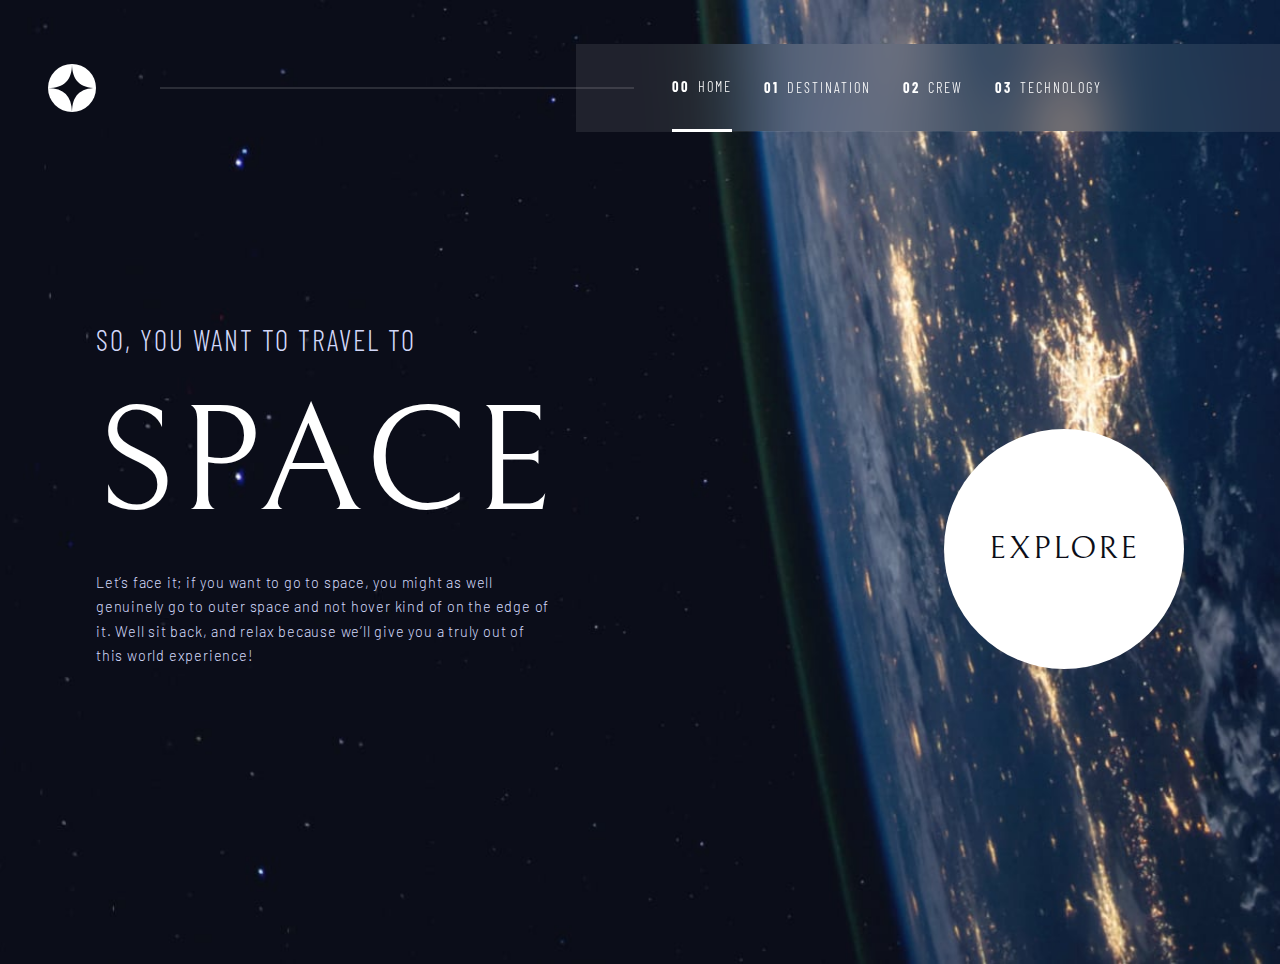
<file: index.html>
<!DOCTYPE html>
<html lang="en">
<head>
  <meta charset="UTF-8">
  <meta name="viewport" content="width=device-width, initial-scale=1.0">

  <link rel="icon" type="image/png" sizes="32x32" href="./assets/favicon-32x32.png">
  <link rel="stylesheet" href="./css/style.css">
  <script defer src="./js/nav.js"></script>
  
  <title>Frontend Mentor | Space tourism website</title>
</head>

<body class="bg-home">

  <header>
    <div class="flex--row">
      <img class="logo" src="./assets/shared/logo.svg" alt="logo" >
      <div class="line"></div>
      <button class="nav-toggle"></button>
      <nav class="nav main-navbar">
        <ul class="nav__list">
          <li class="nav__item current-page"><a href="index.html"><span class="nav__item--number">00</span>Home</a></li>
          <li class="nav__item"><a href="./html/destination.html"><span class="nav__item--number">01</span>Destination</a></li>
          <li class="nav__item"><a href="./html/crew.html"><span class="nav__item--number">02</span>Crew</a></li>
          <li class="nav__item"><a href="./html/transport.html"><span class="nav__item--number">03</span>Technology</a></li>
        </ul>
      </nav>
    </div>
  </header>

  <main>

    <div class="container grid--home">

      <div class="home__wrapper-info">
        <h1 class="home__title">So, you want to travel to<br>
          <span class="home__title--big">Space</span></h1>
        <p class="text-info home__info">
          Let’s face it; if you want to go to space, you might as well genuinely go to 
          outer space and not hover kind of on the edge of it. Well sit back, and relax 
          because we’ll give you a truly out of this world experience!
        </p>
      </div>

      <div class="home__wrapper-btn">
        <button class="home__btn">Explore</button>
      </div>

    </div>

  </main>

</body>
</html>
</file>
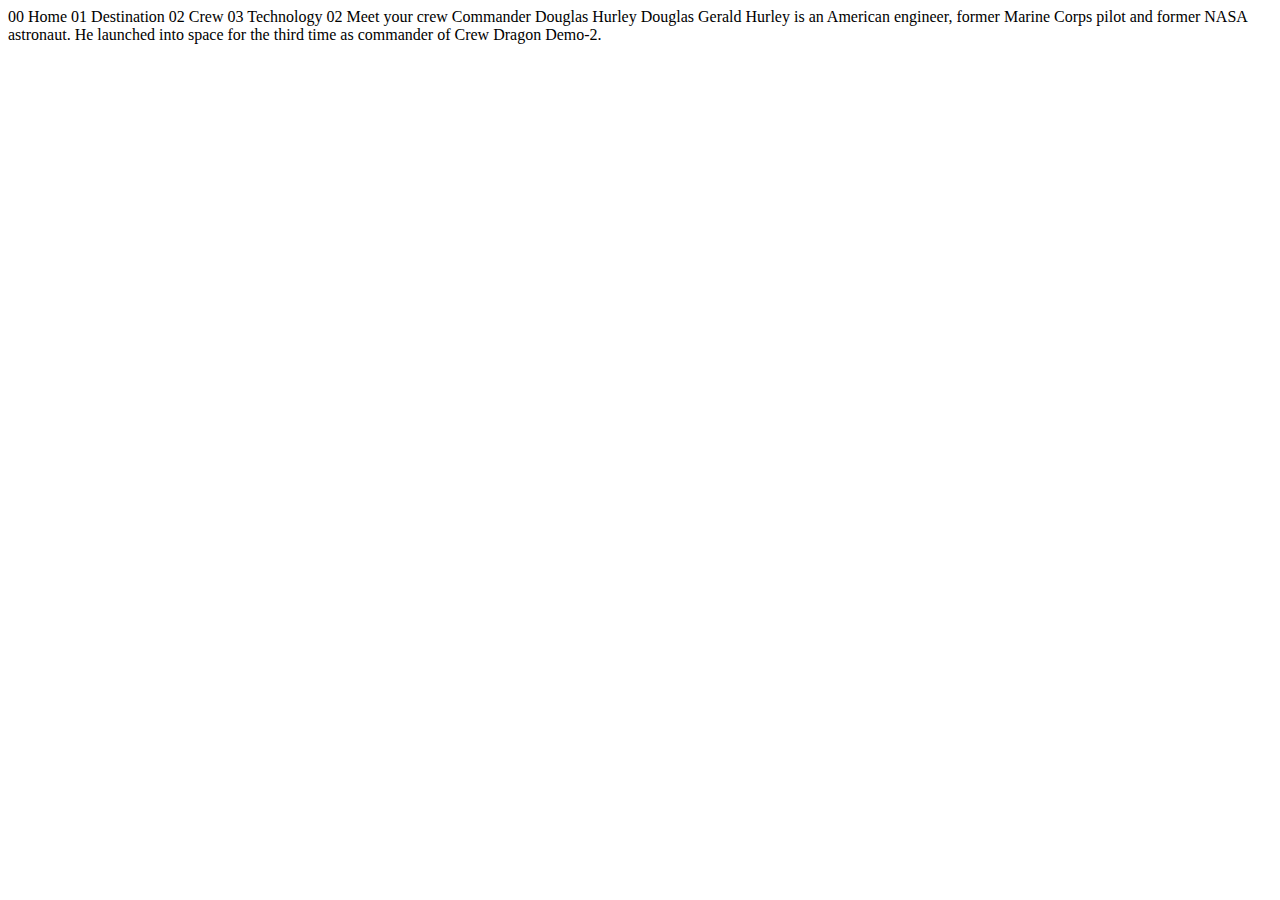
<file: html/crew-commander.html>
<!DOCTYPE html>
<html lang="en">
<head>
  <meta charset="UTF-8">
  <meta name="viewport" content="width=device-width, initial-scale=1.0">

  <link rel="icon" type="image/png" sizes="32x32" href="./assets/favicon-32x32.png">
  
  <title>Frontend Mentor | Space tourism website</title>
</head>
<body>

  00 Home
  01 Destination
  02 Crew
  03 Technology

  02 Meet your crew

  Commander
  Douglas Hurley

  Douglas Gerald Hurley is an American engineer, former Marine Corps pilot 
  and former NASA astronaut. He launched into space for the third time as 
  commander of Crew Dragon Demo-2.
</body>
</html>
</file>
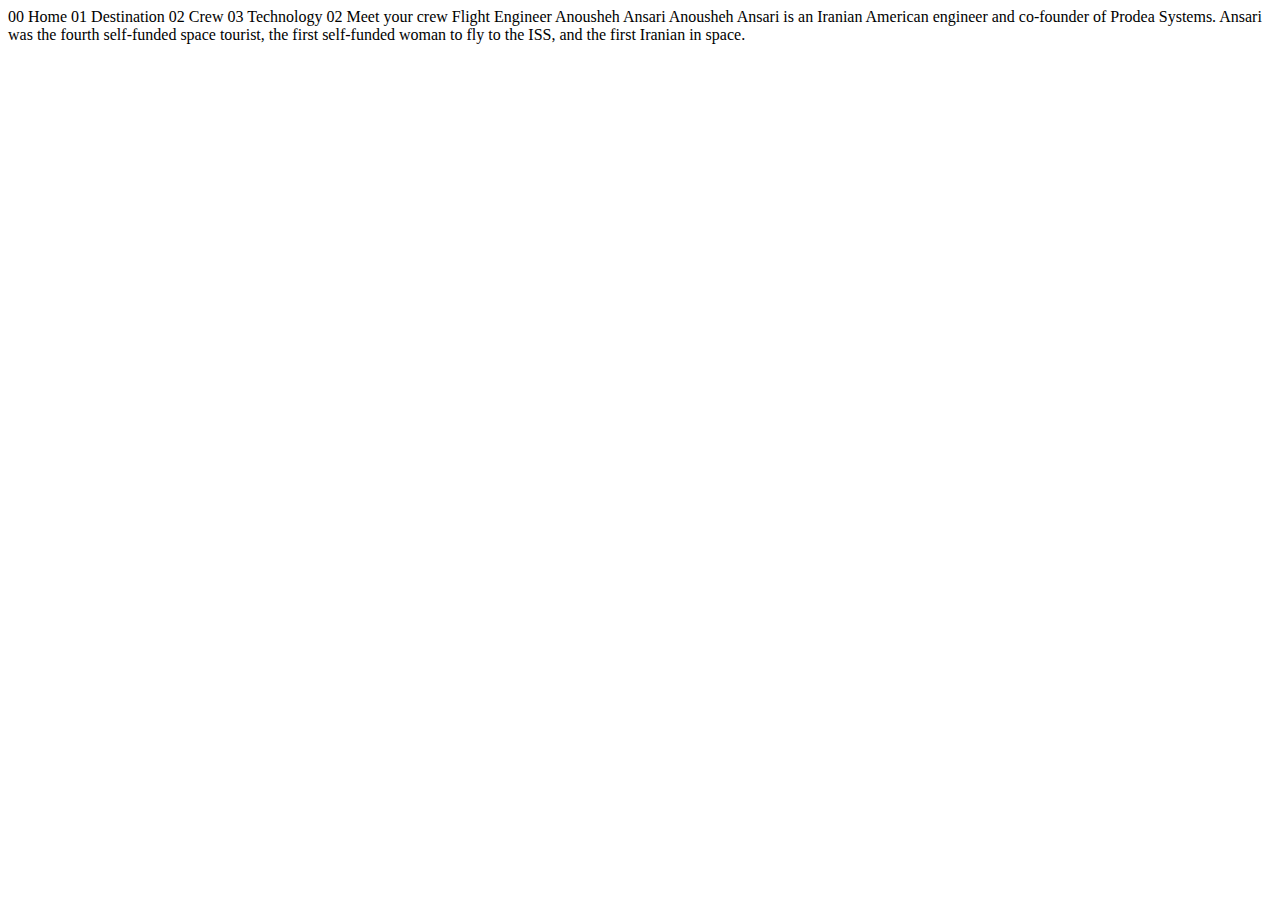
<file: html/crew-engineer.html>
<!DOCTYPE html>
<html lang="en">
<head>
  <meta charset="UTF-8">
  <meta name="viewport" content="width=device-width, initial-scale=1.0">

  <link rel="icon" type="image/png" sizes="32x32" href="./assets/favicon-32x32.png">
  
  <title>Frontend Mentor | Space tourism website</title>
</head>
<body>

  00 Home
  01 Destination
  02 Crew
  03 Technology

  02 Meet your crew

  Flight Engineer
  Anousheh Ansari

  Anousheh Ansari is an Iranian American engineer and co-founder of Prodea Systems. 
  Ansari was the fourth self-funded space tourist, the first self-funded woman to 
  fly to the ISS, and the first Iranian in space. 
</body>
</html>
</file>
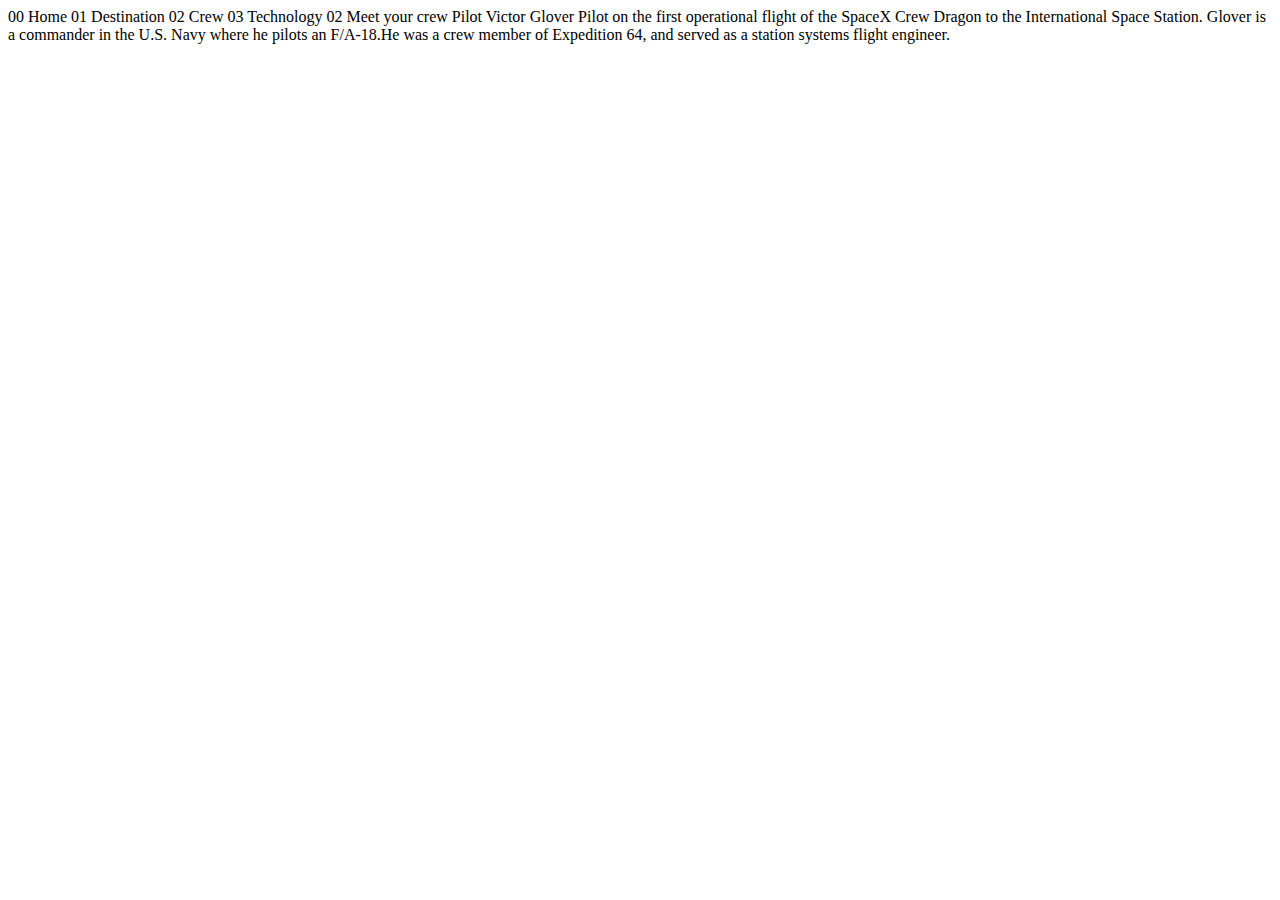
<file: html/crew-pilot.html>
<!DOCTYPE html>
<html lang="en">
<head>
  <meta charset="UTF-8">
  <meta name="viewport" content="width=device-width, initial-scale=1.0">

  <link rel="icon" type="image/png" sizes="32x32" href="./assets/favicon-32x32.png">
  
  <title>Frontend Mentor | Space tourism website</title>
</head>
<body>

  00 Home
  01 Destination
  02 Crew
  03 Technology

  02 Meet your crew

  Pilot
  Victor Glover

  Pilot on the first operational flight of the SpaceX Crew Dragon to the 
  International Space Station. Glover is a commander in the U.S. Navy where 
  he pilots an F/A-18.He was a crew member of Expedition 64, and served as a 
  station systems flight engineer. 
</body>
</html>
</file>
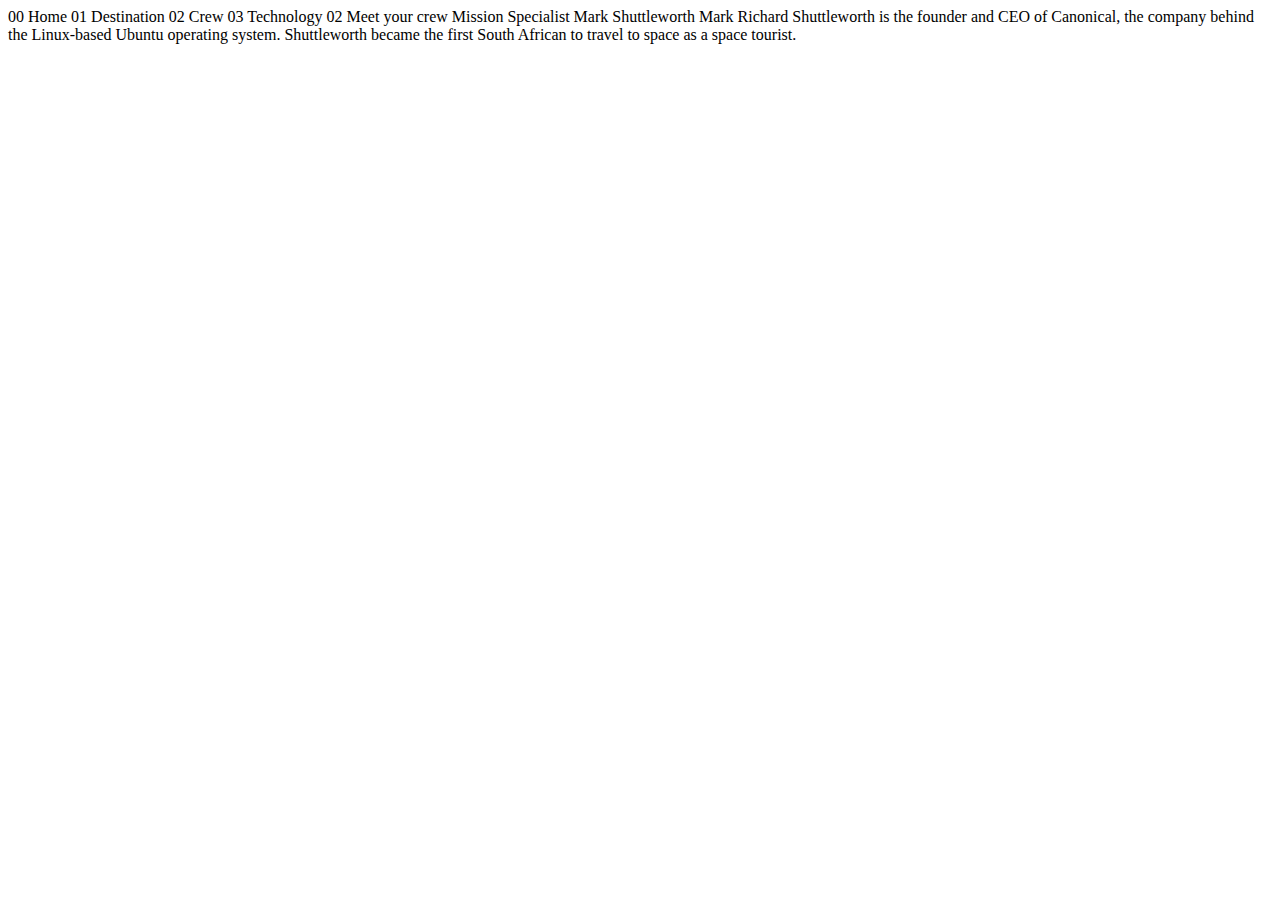
<file: html/crew-specialist.html>
<!DOCTYPE html>
<html lang="en">
<head>
  <meta charset="UTF-8">
  <meta name="viewport" content="width=device-width, initial-scale=1.0">

  <link rel="icon" type="image/png" sizes="32x32" href="./assets/favicon-32x32.png">
  
  <title>Frontend Mentor | Space tourism website</title>
</head>
<body>

  00 Home
  01 Destination
  02 Crew
  03 Technology

  02 Meet your crew

  Mission Specialist
  Mark Shuttleworth

  Mark Richard Shuttleworth is the founder and CEO of Canonical, the company behind 
  the Linux-based Ubuntu operating system. Shuttleworth became the first South 
  African to travel to space as a space tourist.
</body>
</html>
</file>
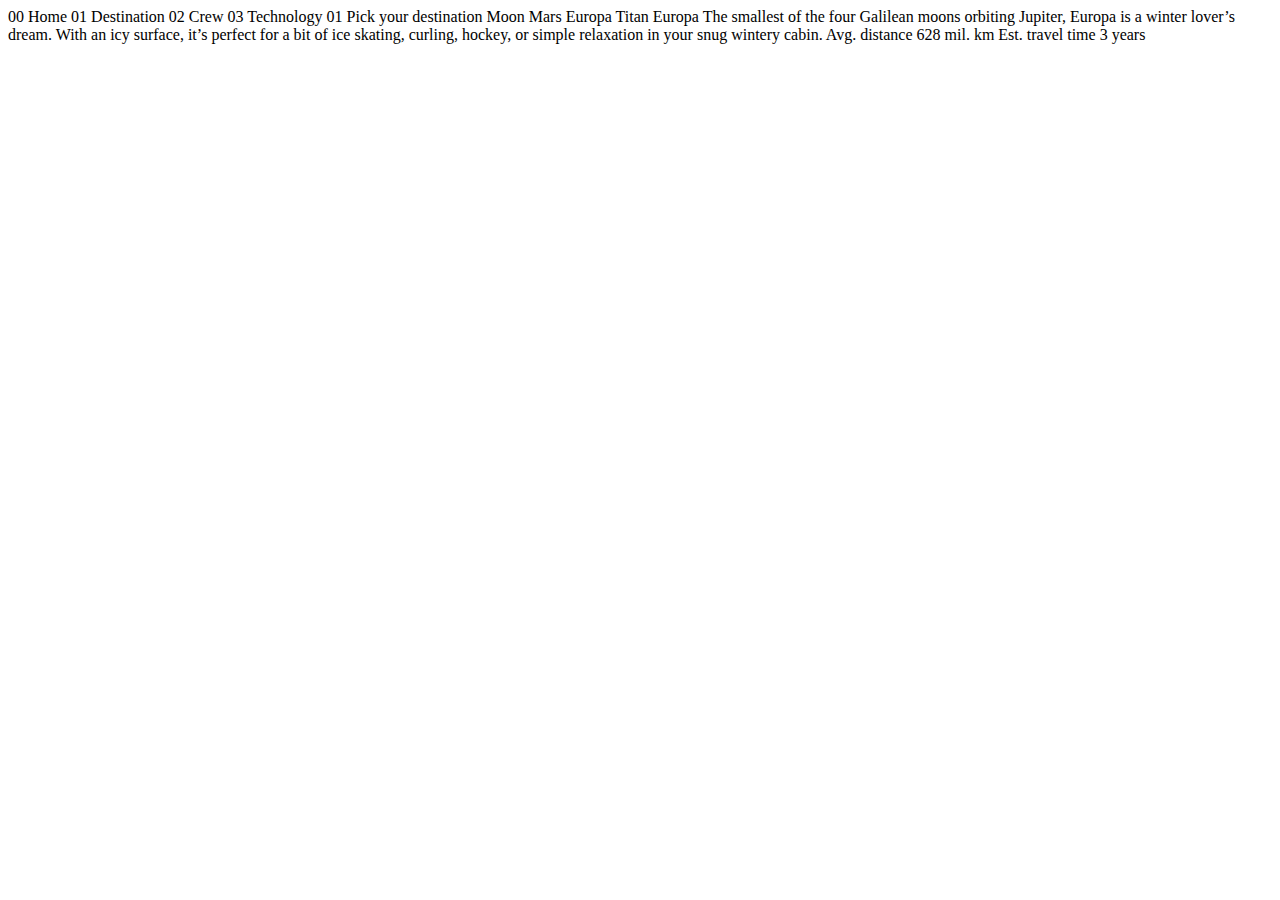
<file: html/destination-europa.html>
<!DOCTYPE html>
<html lang="en">
<head>
  <meta charset="UTF-8">
  <meta name="viewport" content="width=device-width, initial-scale=1.0">

  <link rel="icon" type="image/png" sizes="32x32" href="./assets/favicon-32x32.png">
  
  <title>Frontend Mentor | Space tourism website</title>
</head>
<body>

  00 Home
  01 Destination
  02 Crew
  03 Technology

  01 Pick your destination

  Moon
  Mars
  Europa
  Titan

  Europa

  The smallest of the four Galilean moons orbiting Jupiter, Europa is a 
  winter lover’s dream. With an icy surface, it’s perfect for a bit of 
  ice skating, curling, hockey, or simple relaxation in your snug 
  wintery cabin.

  Avg. distance
  628 mil. km

  Est. travel time
  3 years
</body>
</html>
</file>
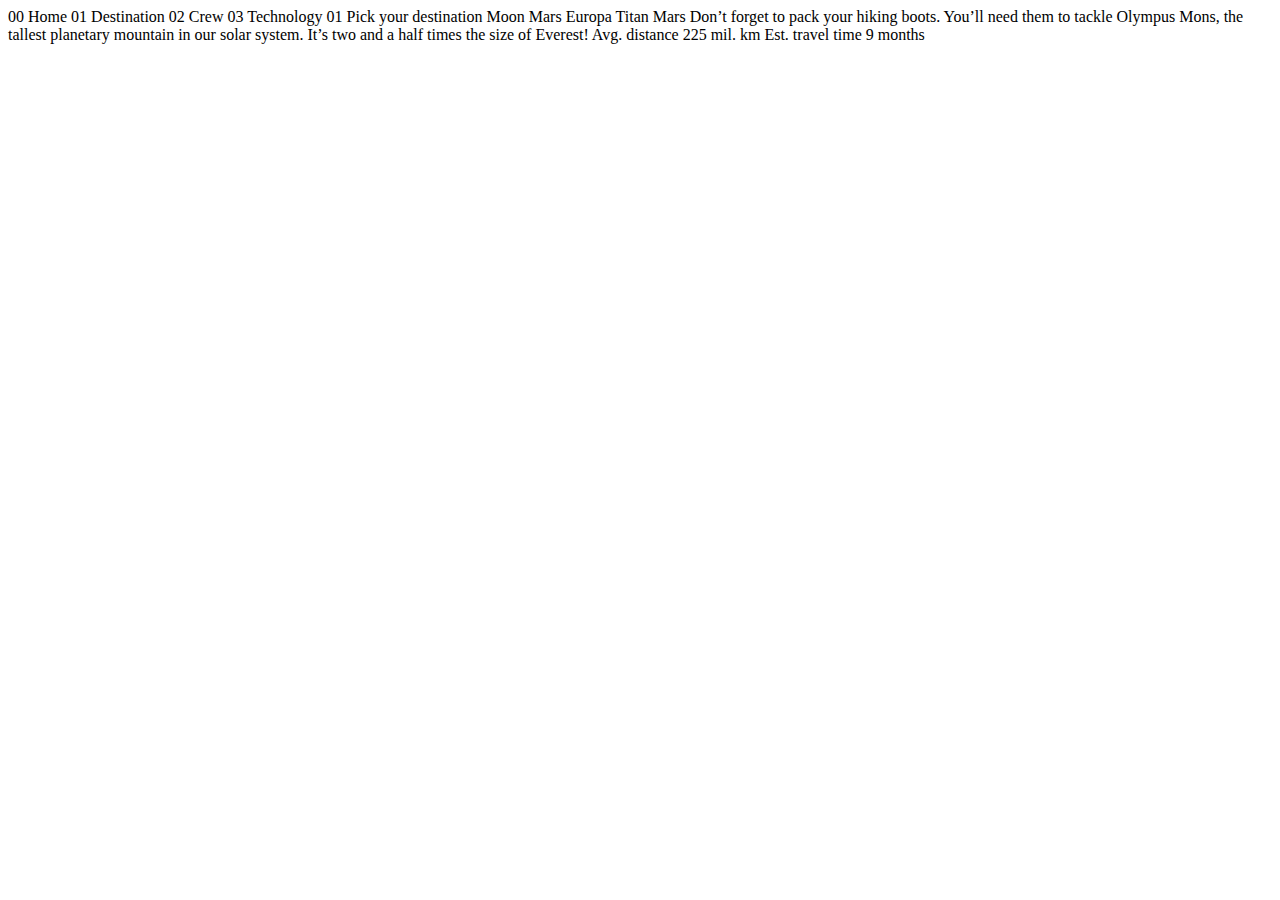
<file: html/destination-mars.html>
<!DOCTYPE html>
<html lang="en">
<head>
  <meta charset="UTF-8">
  <meta name="viewport" content="width=device-width, initial-scale=1.0">

  <link rel="icon" type="image/png" sizes="32x32" href="./assets/favicon-32x32.png">
  
  <title>Frontend Mentor | Space tourism website</title>
</head>
<body>

  00 Home
  01 Destination
  02 Crew
  03 Technology

  01 Pick your destination

  Moon
  Mars
  Europa
  Titan

  Mars

  Don’t forget to pack your hiking boots. You’ll need them to tackle Olympus Mons, 
  the tallest planetary mountain in our solar system. It’s two and a half times 
  the size of Everest!

  Avg. distance
  225 mil. km

  Est. travel time
  9 months
</body>
</html>
</file>
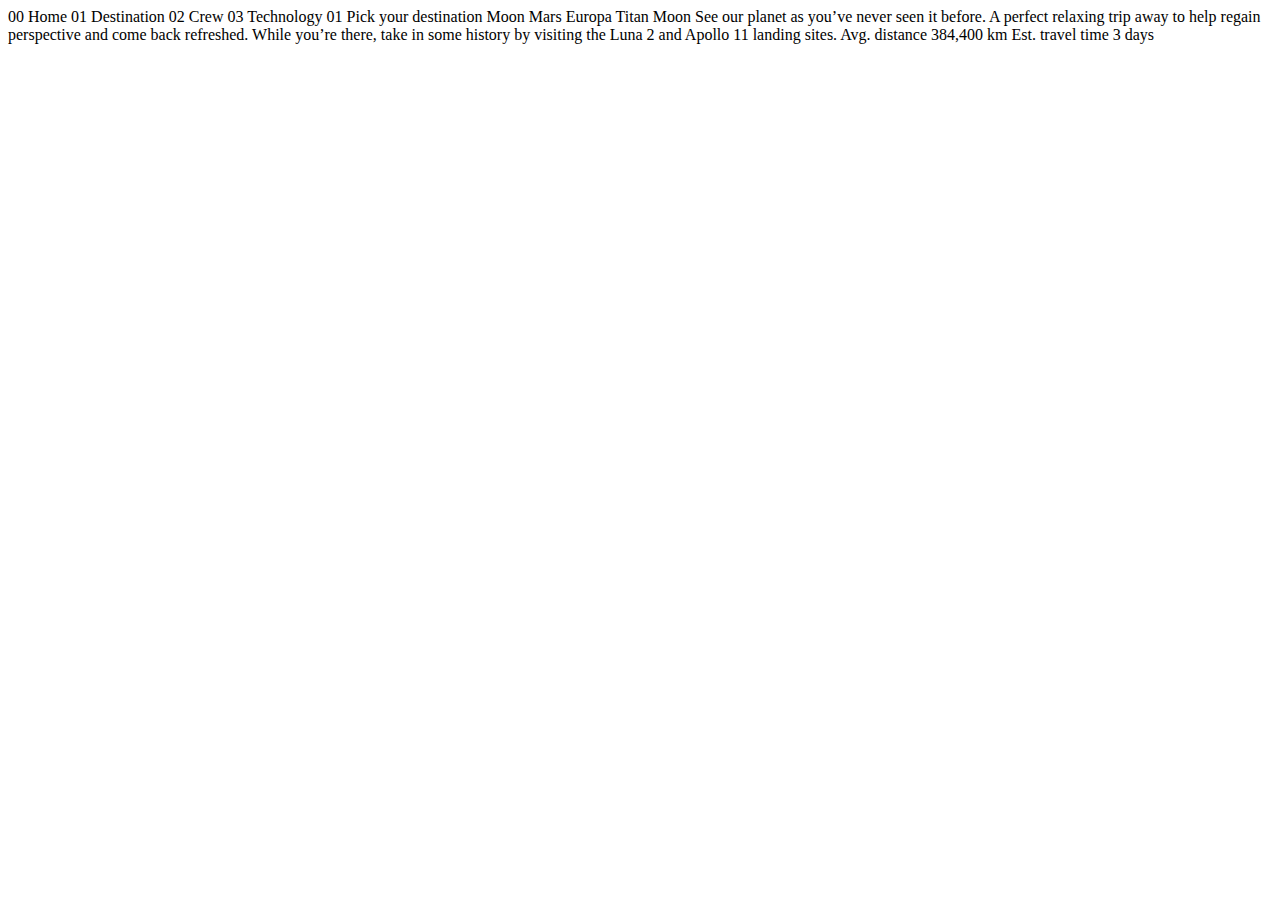
<file: html/destination-moon.html>
<!DOCTYPE html>
<html lang="en">
<head>
  <meta charset="UTF-8">
  <meta name="viewport" content="width=device-width, initial-scale=1.0">

  <link rel="icon" type="image/png" sizes="32x32" href="./assets/favicon-32x32.png">
  
  <title>Frontend Mentor | Space tourism website</title>
</head>
<body>

  00 Home
  01 Destination
  02 Crew
  03 Technology

  01 Pick your destination

  Moon
  Mars
  Europa
  Titan

  Moon

  See our planet as you’ve never seen it before. A perfect relaxing trip away to help 
  regain perspective and come back refreshed. While you’re there, take in some history 
  by visiting the Luna 2 and Apollo 11 landing sites.

  Avg. distance
  384,400 km

  Est. travel time
  3 days
</body>
</html>
</file>
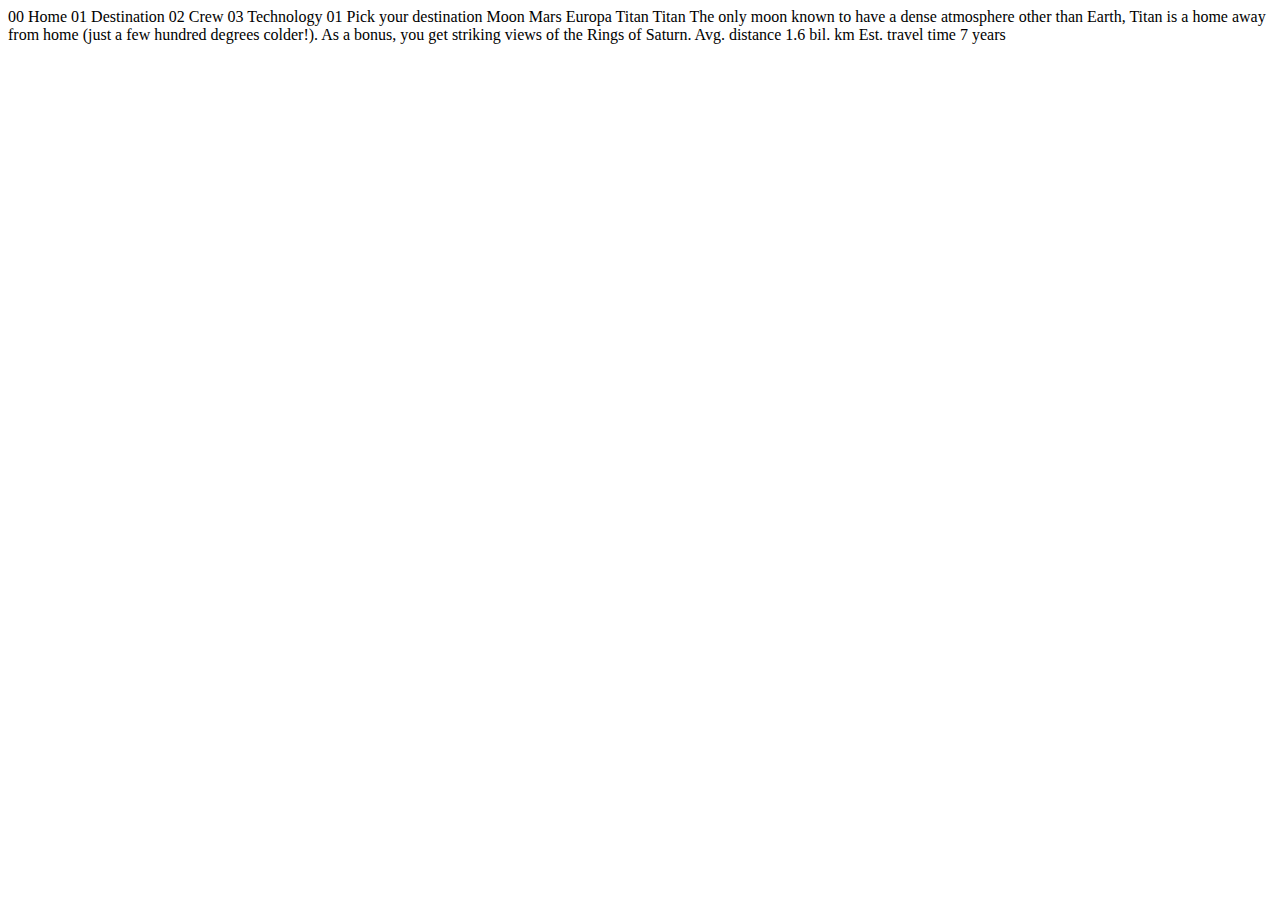
<file: html/destination-titan.html>
<!DOCTYPE html>
<html lang="en">
<head>
  <meta charset="UTF-8">
  <meta name="viewport" content="width=device-width, initial-scale=1.0">

  <link rel="icon" type="image/png" sizes="32x32" href="./assets/favicon-32x32.png">
  
  <title>Frontend Mentor | Space tourism website</title>
</head>
<body>

  00 Home
  01 Destination
  02 Crew
  03 Technology

  01 Pick your destination

  Moon
  Mars
  Europa
  Titan

  Titan

  The only moon known to have a dense atmosphere other than Earth, Titan 
  is a home away from home (just a few hundred degrees colder!). As a 
  bonus, you get striking views of the Rings of Saturn.

  Avg. distance
  1.6 bil. km

  Est. travel time
  7 years
</body>
</html>
</file>
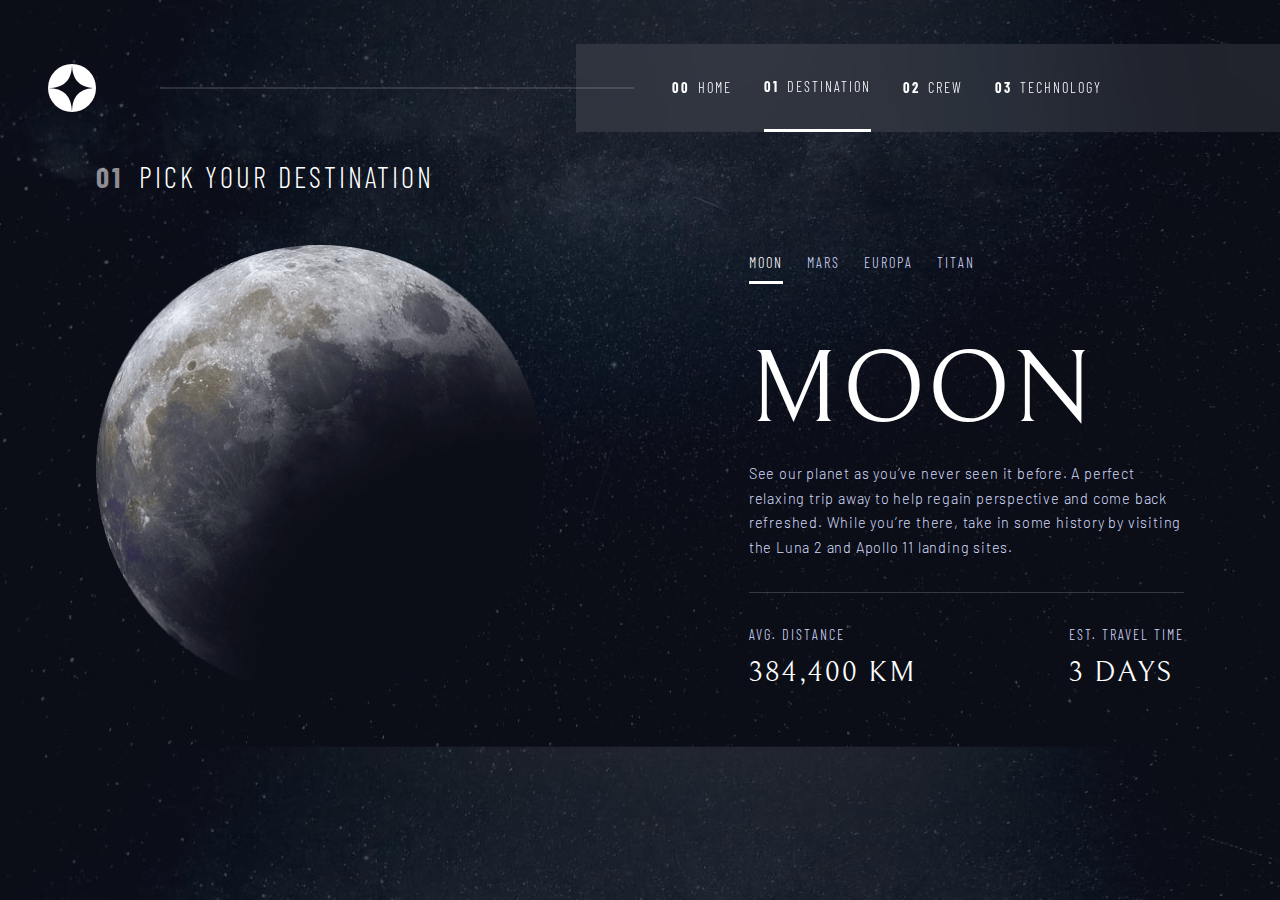
<file: html/destination.html>
<!DOCTYPE html>
<html lang="en">
<head>
  <meta charset="UTF-8">
  <meta name="viewport" content="width=device-width, initial-scale=1.0">

  <link rel="icon" type="image/png" sizes="32x32" href="../../assets/favicon-32x32.png">

  <link rel="stylesheet" href="../../css/style.css">
  <script defer src="../../js/nav.js"></script>
  <script defer src="../../js/tabs.js"></script>
  
  <title>Frontend Mentor | Space tourism website</title>
</head>

<body class="bg-destination">

  <header>
    <div class="flex--row">
      <img class="logo" src="../../assets/shared/logo.svg" alt="logo" >
      <div class="line"></div>
      <button class="nav-toggle"></button>
      <nav class="nav main-navbar">
        <ul class="nav__list">
          <li class="nav__item"><a href="../index.html"><span class="nav__item--number">00</span>Home</a></li>
          <li class="nav__item current-page"><a href="./destination.html"><span class="nav__item--number">01</span>Destination</a></li>
          <li class="nav__item"><a href="./crew.html"><span class="nav__item--number">02</span>Crew</a></li>
          <li class="nav__item"><a href="./transport.html"><span class="nav__item--number">03</span>Technology</a></li>
        </ul>
      </nav>
    </div>
  </header>

  <main class="destination container--section">
        <h2 class="section-title"><span class="section-title--number">01</span>Pick your destination</h2>
        <div class="container grid--destination">
        
        <div class="tab-content destination__img">

            <div  class="tab-active moon" data-tab-content>
              <img src="../../assets/destination/image-moon.png" alt="a picture of the moon">
            </div>

            <div class="mars" data-tab-content>
              <img src="../../assets/destination/image-mars.png" alt="a picture of mars">
            </div>

            <div class="europa" data-tab-content>
              <img src="../../assets/destination/image-europa.png" alt="a picture of the planet europa">
            </div>

            <div class="titan" data-tab-content>
              <img src="../../assets/destination/image-titan.png" alt="a picture of the planet titan">
            </div>

        </div>
        
        <div class="destination-wrapper">
          <ul class="destination__tabs-list flex--row">
            <li class="tab-active destination__tab" data-tab-target="#moon">Moon</li>
            <li class="tab destination__tab" data-tab-target="#mars">Mars</li>
            <li class="tab destination__tab" data-tab-target="#europa">Europa</li>
            <li class="tab destination__tab" data-tab-target="#titan">Titan</li>
          </ul>

          <div class="tab-content destination__info">

            <section class="tab-active" id="moon" data-tab-content>

                <h3 class="destination__planet-title">Moon</h3>
                <p class="text-info destination__planet-text">
                    See our planet as you’ve never seen it before. A perfect relaxing trip away to help 
                    regain perspective and come back refreshed. While you’re there, take in some history 
                    by visiting the Luna 2 and Apollo 11 landing sites.</p>

                <div class="destination__hr"></div>
                <div class="travel-info">
                    <div class="flex--col">
                        <h6 class="travel-info__title">Avg. distance</h6>
                        <p class="travel-info__text">384,400 km</p>
                    </div>
                    <div class="flex--col">
                            <h6 class="travel-info__title">Est. travel time</h6>
                            <p class="travel-info__text">3 days</p>
                    </div>
                </div>
            </section>

            <section id="mars" data-tab-content>

                <h3 class="destination__planet-title">Mars</h3>
                <p class="text-info destination__planet-text">
                    Don’t forget to pack your hiking boots. You’ll need them to tackle Olympus Mons, 
                    the tallest planetary mountain in our solar system. It’s two and a half times 
                    the size of Everest!</p>

                <div class="destination__hr"></div>
                <div class="travel-info">
                    <div class="flex--col">
                        <h6 class="travel-info__title">Avg. distance</h6>
                        <p class="travel-info__text">225 mil. km</p>
                    </div>
                    <div class="flex--col">
                            <h6 class="travel-info__title">Est. travel time</h6>
                            <p class="travel-info__text">9 months</p>
                    </div>
                </div>
            </section>

            <section id="europa" data-tab-content>

                <h3 class="destination__planet-title">Europa</h3>
                <p class="text-info destination__planet-text">
                    The smallest of the four Galilean moons orbiting Jupiter, Europa is a 
                    winter lover’s dream. With an icy surface, it’s perfect for a bit of 
                    ice skating, curling, hockey, or simple relaxation in your snug 
                    wintery cabin.</p>

                <div class="destination__hr"></div>
                <div class="travel-info">
                    <div class="flex--col">
                        <h6 class="travel-info__title">Avg. distance</h6>
                        <p class="travel-info__text">628 mil. km</p>
                    </div>
                    <div class="flex--col">
                            <h6 class="travel-info__title">Est. travel time</h6>
                            <p class="travel-info__text">3 years</p>
                    </div>
                </div>
            </section>

            <section id="titan" data-tab-content>

                <h3 class="destination__planet-title">Titan</h3>
                <p class="text-info destination__planet-text">
                    The only moon known to have a dense atmosphere other than Earth, Titan 
                    is a home away from home (just a few hundred degrees colder!). As a 
                    bonus, you get striking views of the Rings of Saturn.</p>

                <div class="destination__hr"></div>
                <div class="travel-info">
                    <div class="flex--col">
                        <h6 class="travel-info__title">Avg. distance</h6>
                        <p class="travel-info__text">1.6 bil. km</p>
                    </div>
                    <div class="flex--col">
                            <h6 class="travel-info__title">Est. travel time</h6>
                            <p class="travel-info__text">7 years</p>
                    </div>
                </div>
              </section>
          </div>
        </div>
    </div>
  </main>

</body>
</html>
</file>
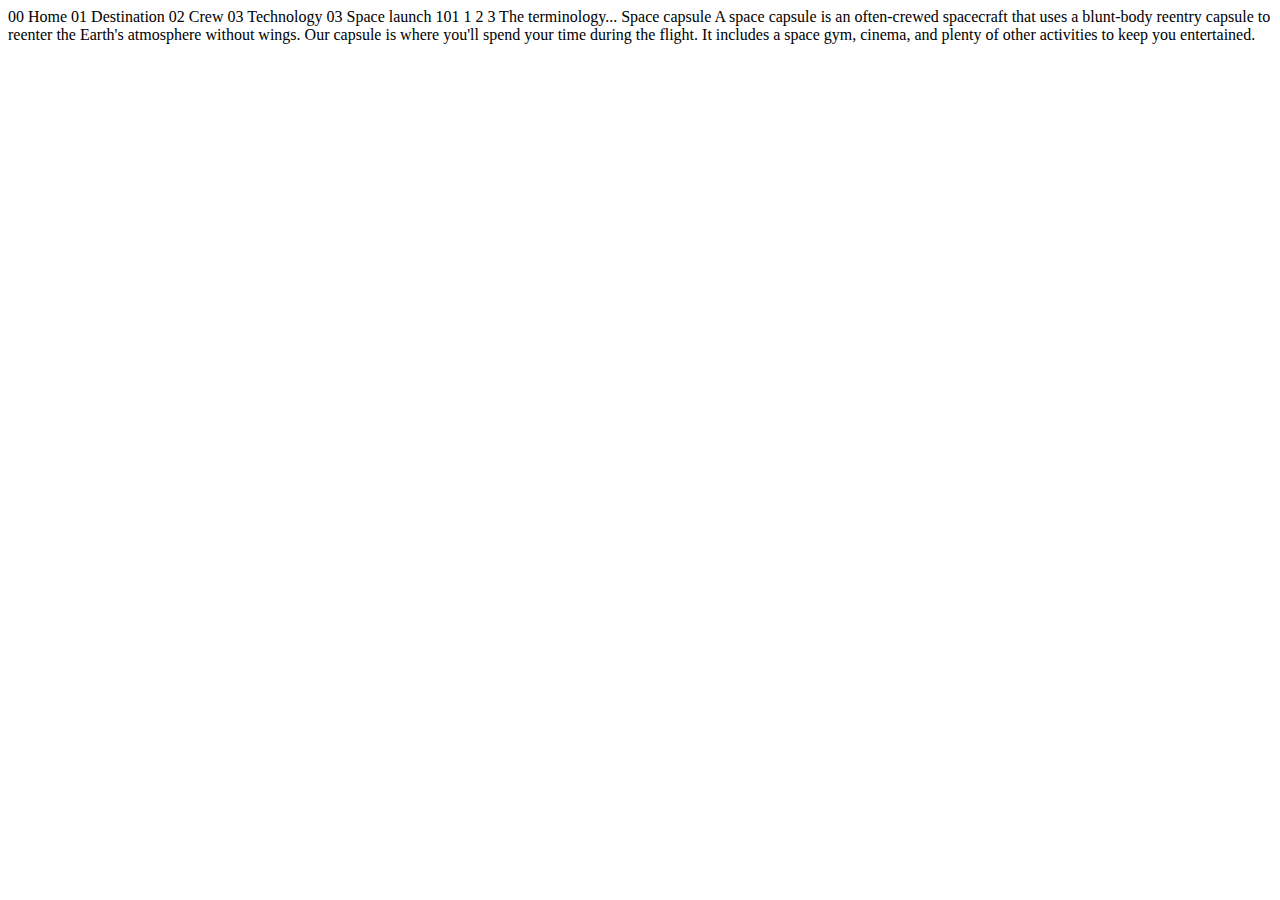
<file: html/technology-capsule.html>
<!DOCTYPE html>
<html lang="en">
<head>
  <meta charset="UTF-8">
  <meta name="viewport" content="width=device-width, initial-scale=1.0">

  <link rel="icon" type="image/png" sizes="32x32" href="./assets/favicon-32x32.png">
  
  <title>Frontend Mentor | Space tourism website</title>
</head>
<body>

  00 Home
  01 Destination
  02 Crew
  03 Technology

  03 Space launch 101

  1
  2
  3

  The terminology...
  Space capsule

  A space capsule is an often-crewed spacecraft that uses a blunt-body reentry 
  capsule to reenter the Earth's atmosphere without wings. Our capsule is where 
  you'll spend your time during the flight. It includes a space gym, cinema, 
  and plenty of other activities to keep you entertained.
</body>
</html>
</file>
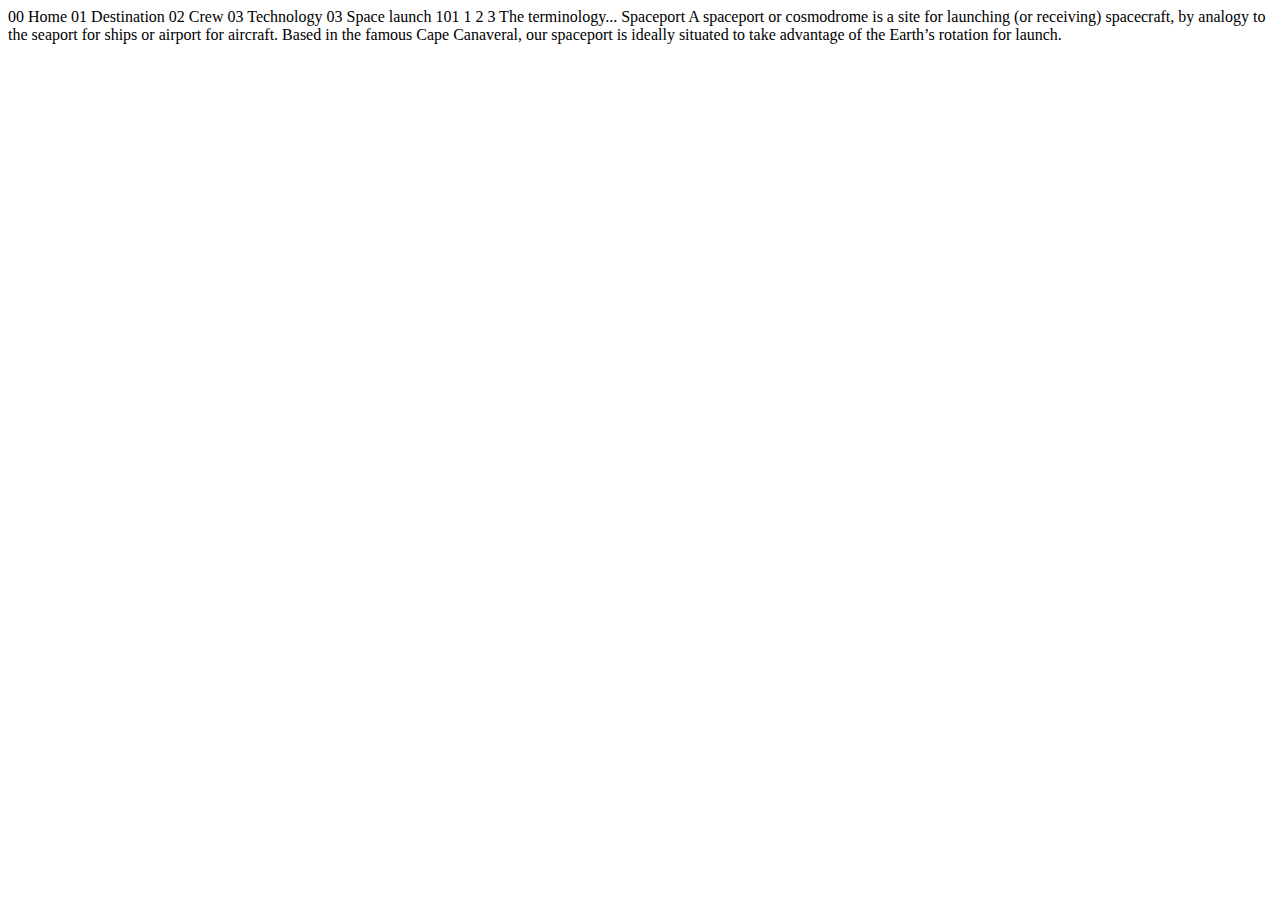
<file: html/technology-spaceport.html>
<!DOCTYPE html>
<html lang="en">
<head>
  <meta charset="UTF-8">
  <meta name="viewport" content="width=device-width, initial-scale=1.0">

  <link rel="icon" type="image/png" sizes="32x32" href="./assets/favicon-32x32.png">
  
  <title>Frontend Mentor | Space tourism website</title>
</head>
<body>

  00 Home
  01 Destination
  02 Crew
  03 Technology

  03 Space launch 101

  1
  2
  3

  The terminology...
  Spaceport

  A spaceport or cosmodrome is a site for launching (or receiving) spacecraft, 
  by analogy to the seaport for ships or airport for aircraft. Based in the 
  famous Cape Canaveral, our spaceport is ideally situated to take advantage 
  of the Earth’s rotation for launch.
</body>
</html>
</file>
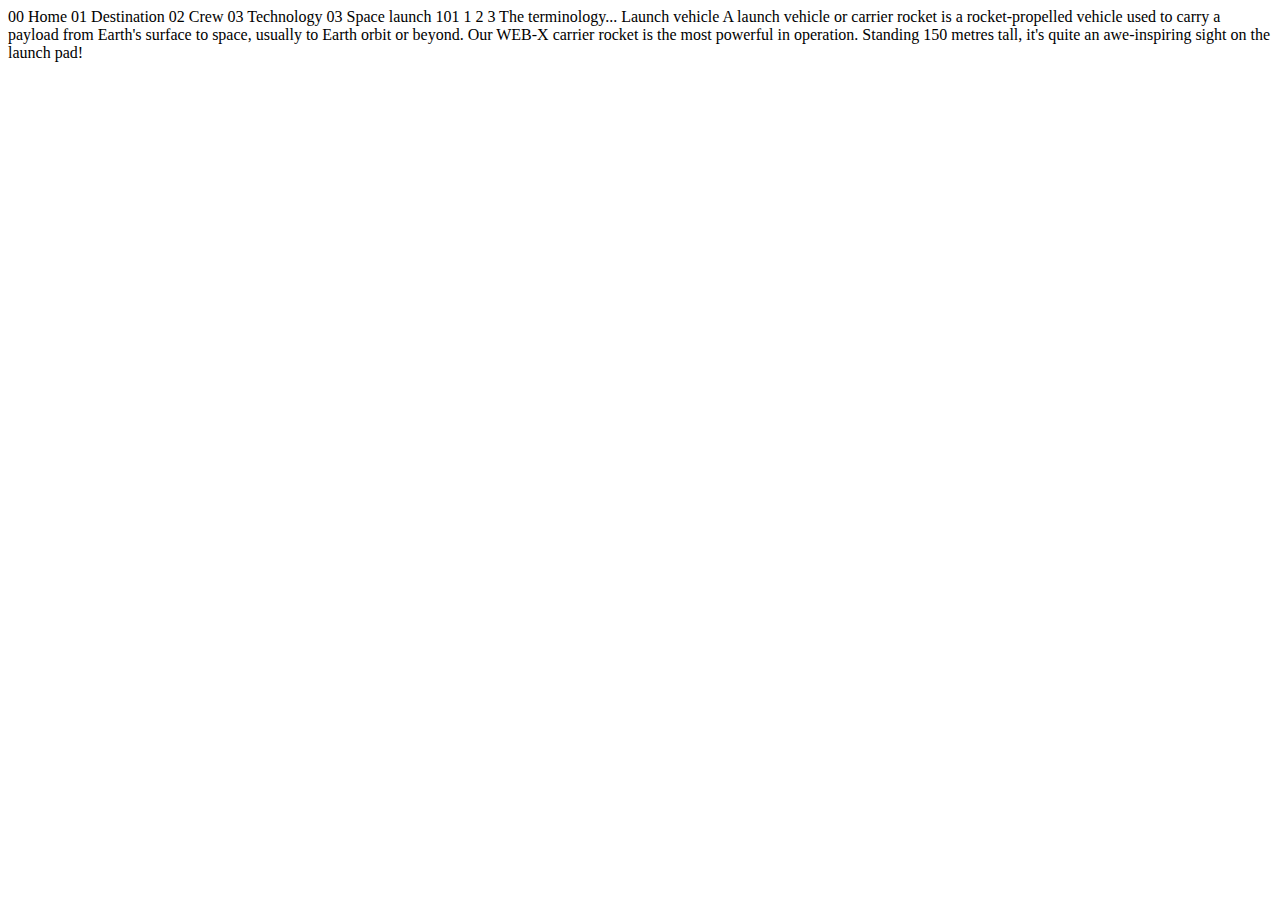
<file: html/technology-vehicle.html>
<!DOCTYPE html>
<html lang="en">
<head>
  <meta charset="UTF-8">
  <meta name="viewport" content="width=device-width, initial-scale=1.0">

  <link rel="icon" type="image/png" sizes="32x32" href="./assets/favicon-32x32.png">
  
  <title>Frontend Mentor | Space tourism website</title>
</head>
<body>

  00 Home
  01 Destination
  02 Crew
  03 Technology

  03 Space launch 101

  1
  2
  3

  The terminology...
  Launch vehicle

  A launch vehicle or carrier rocket is a rocket-propelled vehicle used to carry a 
  payload from Earth's surface to space, usually to Earth orbit or beyond. Our 
  WEB-X carrier rocket is the most powerful in operation. Standing 150 metres tall, 
  it's quite an awe-inspiring sight on the launch pad!
</body>
</html>
</file>
<file: css/style.css>
@import url("https://fonts.googleapis.com/css2?family=Barlow+Condensed:wght@300;400&family=Barlow:wght@300;400&family=Bellefair&display=swap");
*,
*::before,
*::after {
  box-sizing: border-box;
  margin: 0;
  padding: 0;
  -webkit-tap-highlight-color: transparent;
}

body,
h1,
h2,
h3,
h4,
h5,
p,
figure,
picture {
  margin: 0;
}

body {
  line-height: 1.4;
  height: 100vh;
  overflow-x: hidden;
  background-color: var(--black);
}

img,
picture {
  max-width: 100%;
  display: block;
}

input,
button,
textarea,
select {
  font: inherit;
}

button {
  border: none;
}

a {
  text-decoration: none;
  color: inherit;
}

ul {
  list-style: none;
}

@media (prefers-reduced-motion: reduce) {
  *,
  *::before,
  *::after {
    animation-duration: 0.01ms !important;
    animation-iteration-count: 1 !important;
    transition-duration: 0.01ms !important;
    scroll-behavior: auto !important;
  }
}
:root {
  --black: hsl(230, 35%, 7%);
  --lila: hsl(231, 77%, 90%);
  --white: hsl(0, 0%, 100%);
  --off-white: 0, 0%, 90%,;
}

.container {
  width: 90%;
  margin-inline: auto;
  max-width: 1200px;
}
@media (min-width: 421px) {
  .container {
    width: 65%;
    margin-top: 1rem;
  }
}
@media (min-width: 1050px) {
  .container {
    width: 85%;
  }
}

@media (min-width: 421px) {
  .transport__container {
    margin-top: 1rem;
  }
}
@media (min-width: 1050px) {
  .transport__container {
    margin-left: calc((100vw - 1200px) / 2);
  }
}

@media (min-width: 421px) {
  .container--section {
    margin-top: 2.5rem;
  }
}
@media (min-width: 1050px) {
  .container--section {
    margin-top: 5vh;
    width: 85%;
    margin-inline: auto;
    max-width: 1200px;
  }
}

.flex--row {
  display: flex;
}

:root {
  --ff-accent-text: "Bellefair", serif;
  --ff-simple-text: "Barlow Condensed", sans-serif;
  --ff-simple-text-2: "Barlow", sans-serif;
  --fs-100: 0.9rem;
  --fs-200: 1rem;
  --fs-300: 1.2rem;
  --fs-400: 1.5rem;
  --fs-500: 2rem;
  --fs-600: 4rem;
  --fs-700: 6rem;
}

@media (min-width: 421px) {
  :root {
    --fs-200: 1.3rem;
    --fs-300: 1.5rem;
    --fs-400: 2rem;
    --fs-500: 2.5rem;
    --fs-600: 6.3rem;
    --fs-700: 9.4rem;
  }
}
@media (min-width: 1050px) {
  :root {
    --fs-200: 1.3rem;
    --fs-300: 1.8rem;
    --fs-400: 2rem;
    --fs-500: 3.8rem;
    --fs-600: 6.3rem;
    --fs-700: 9.4rem;
  }
}
.text-info {
  font-family: var(--ff-simple-text-2);
  line-height: 1.7;
  letter-spacing: 0.8px;
  font-weight: 300;
  font-size: var(--fs-200);
  color: var(--lila);
}
@media (min-width: 1050px) {
  .text-info {
    font-family: var(--ff-simple-text-2);
    line-height: 1.7;
    letter-spacing: 0.8px;
    font-weight: 300;
    font-size: var(--fs-100);
    color: var(--lila);
  }
}

.section-title {
  font-family: var(--ff-simple-text);
  text-transform: uppercase;
  letter-spacing: 3px;
  font-weight: 300;
  font-size: var(--fs-200);
  color: var(--white);
}
.section-title--number {
  margin-right: 1rem;
  font-weight: 700;
  color: hsl(var(--off-white) 0.6);
}
@media (min-width: 1050px) {
  .section-title {
    font-size: var(--fs-300);
  }
}

.nav {
  font-family: var(--ff-simple-text);
  text-transform: uppercase;
  letter-spacing: 2px;
  font-weight: 300;
  font-size: var(--fs-100);
  color: var(--white);
}
.nav__item--number {
  margin-right: 0.5rem;
  font-weight: 700;
}

.home__title {
  font-family: var(--ff-simple-text);
  text-transform: uppercase;
  letter-spacing: 2px;
  font-weight: 300;
  font-size: var(--fs-300);
  color: var(--lila);
}
.home__title--big {
  font-family: var(--ff-accent-text);
  text-transform: uppercase;
  font-weight: 300;
  letter-spacing: 3px;
  font-size: var(--fs-700);
  color: var(--white);
}
.home__btn {
  font-family: var(--ff-accent-text);
  text-transform: uppercase;
  font-weight: 300;
  letter-spacing: 2px;
  font-size: var(--fs-300);
  color: var(--black);
}
@media (min-width: 421px) {
  .home__btn {
    font-family: var(--ff-accent-text);
    text-transform: uppercase;
    font-weight: 300;
    letter-spacing: 2px;
    font-size: var(--fs-400);
    color: var(--black);
  }
}

.destination__tabs-list {
  font-family: var(--ff-simple-text);
  text-transform: uppercase;
  letter-spacing: 2px;
  font-weight: 300;
  font-size: var(--fs-100);
  color: var(--lila);
}
.destination__planet-title {
  font-family: var(--ff-accent-text);
  text-transform: uppercase;
  font-weight: 300;
  letter-spacing: 3px;
  font-size: var(--fs-600);
  color: var(--white);
}

.travel-info__title {
  font-family: var(--ff-simple-text);
  text-transform: uppercase;
  letter-spacing: 2px;
  font-weight: 300;
  font-size: var(--fs-100);
  color: var(--lila);
}
.travel-info__text {
  font-family: var(--ff-accent-text);
  text-transform: uppercase;
  font-weight: 300;
  letter-spacing: 2px;
  font-size: var(--fs-500);
  color: var(--white);
}
@media (min-width: 1050px) {
  .travel-info__text {
    font-size: var(--fs-300);
  }
}

.crew__position {
  font-family: var(--ff-accent-text);
  text-transform: uppercase;
  font-weight: 300;
  letter-spacing: -1px;
  font-size: var(--fs-400);
  color: hsl(var(--off-white) 0.7);
}
.crew__name {
  font-family: var(--ff-accent-text);
  text-transform: uppercase;
  font-weight: 300;
  letter-spacing: -1px;
  font-size: var(--fs-500);
  color: var(--white);
}

.transport__intro__subtitle {
  font-family: var(--ff-simple-text);
  text-transform: uppercase;
  letter-spacing: 2px;
  font-weight: 300;
  font-size: var(--fs-100);
  color: var(--lila);
}
.transport__intro__title {
  font-family: var(--ff-accent-text);
  text-transform: uppercase;
  font-weight: 300;
  letter-spacing: -1px;
  font-size: var(--fs-500);
  color: var(--white);
}
.transport .splide__pagination {
  font-size: var(--fs-200);
}

body {
  background-size: cover;
  background-position: center center;
}
@media (min-width: 421px) {
  body {
    overflow-y: hidden;
  }
}

.bg-home {
  background-image: url(../../assets/home/background-home-mobile.jpg);
}
@media (min-width: 421px) {
  .bg-home {
    background-image: url(../../assets/home/background-home-tablet.jpg);
  }
}
@media (min-width: 1050px) {
  .bg-home {
    background-image: url(../../assets/home/background-home-desktop.jpg);
  }
}

body.bg-destination {
  background-image: url(../../assets/destination/background-destination-mobile.jpg);
  height: auto;
}
@media (min-width: 421px) {
  body.bg-destination {
    background-image: url(../../assets/destination/background-destination-tablet.jpg);
  }
}
@media (min-width: 1050px) {
  body.bg-destination {
    background-image: url(../../assets/destination/background-destination-desktop.jpg);
  }
}

.bg-crew {
  background-image: url(../../assets/crew/background-crew-mobile.jpg);
}
@media (min-width: 421px) {
  .bg-crew {
    background-image: url(../../assets/crew/background-crew-tablet.jpg);
  }
}
@media (min-width: 1050px) {
  .bg-crew {
    background-image: url(../../assets/crew/background-crew-desktop.jpg);
  }
}

.bg-transport {
  background-image: url(../../assets/transport/background-technology-mobile.jpg);
}
@media (min-width: 421px) {
  .bg-transport {
    background-image: url(../../assets/transport/background-technology-tablet.jpg);
  }
}
@media (min-width: 1050px) {
  .bg-transport {
    background-image: url(../../assets/transport/background-technology-desktop.jpg);
  }
}

@media (min-width: 421px) {
  body {
    overflow-y: hidden;
  }
}

main .section-title {
  margin-bottom: 2rem;
}
@media (min-width: 421px) {
  main .section-title {
    margin: 0;
    text-align: left;
    margin-left: 2rem;
    margin-top: 1rem;
  }
}
@media (min-width: 1050px) {
  main .section-title {
    margin: 0;
  }
}

.grid--home {
  display: grid;
  grid-template-columns: 1fr;
  height: min(85vh, 1050px);
  align-content: space-around;
  align-items: end;
  text-align: center;
}
@media (min-width: 1050px) {
  .grid--home {
    margin-block: 0;
    text-align: left;
    justify-content: space-between;
    grid-template-columns: 0.5fr 1fr;
  }
}

@media (min-width: 1050px) {
  .home__wrapper-btn {
    text-align: right;
  }
}

.grid--destination {
  justify-items: center;
  display: grid;
  grid-template-columns: 1fr;
}
.grid--destination .destination-wrapper {
  display: flex;
  flex-direction: column;
  align-items: center;
}

.destination {
  text-align: center;
}
.destination__img img {
  --_height: 12rem;
  height: var(--_height);
  margin-block: 2rem;
}
.destination__hr {
  margin-block: 2rem;
  background-color: hsl(var(--off-white) 0.2);
  height: 0.5px;
}

.travel-info__title {
  margin-bottom: 0.5rem;
}
.travel-info__text {
  margin-bottom: 2rem;
}

@media (min-width: 421px) {
  .destination__img img {
    --_height: 18rem;
  }
  .travel-info {
    display: flex;
    justify-content: space-around;
  }
  .travel-info__title {
    margin-bottom: 0.5rem;
  }
  .travel-info__text {
    margin-bottom: 2rem;
  }
}
@media (min-width: 421px) {
  .container.grid--destination {
    width: 75%;
  }
}

@media (min-width: 1050px) {
  .destination {
    display: flex;
    flex-direction: column;
    gap: 3rem;
    text-align: left;
  }
  .destination__img img {
    --_height: 28rem;
    margin-block: 0;
  }
  .destination__planet-text {
    max-width: 55ch;
  }
  .grid--destination {
    grid-template-columns: 1.5fr 1fr;
    max-width: 100%;
    margin: 0;
    justify-content: space-between;
    justify-items: normal;
  }
  .grid--destination .destination-wrapper {
    align-items: normal;
    align-content: space-between;
    flex-wrap: wrap;
    flex-direction: unset;
  }
  .container.grid--destination {
    width: 100%;
  }
  .travel-info {
    justify-content: space-between;
  }
  .travel-info__title {
    margin-bottom: 0.5rem;
  }
  .travel-info__text {
    margin-bottom: 0;
  }
}
.crew {
  text-align: center;
}
.crew__hr {
  background-color: hsl(var(--off-white) 0.2);
  height: 1px;
  width: 100%;
}
@media (min-width: 421px) {
  .crew__hr {
    display: none;
  }
}

.crew__grid {
  display: grid;
  grid-template-columns: 1fr;
  justify-items: center;
}
.crew__grid-item--photo {
  grid-row: 1/2;
}
.crew__grid-item--photo img {
  --_height: 14rem;
  height: var(--_height);
}
.crew__grid-item--intro {
  margin-top: 4.5rem;
}

@media (min-width: 421px) {
  .crew {
    position: relative;
  }
  .crew__grid {
    height: 90vh;
    justify-content: space-between;
  }
  .crew__grid-item--photo {
    grid-row: 2/3;
  }
  .crew__grid-item--photo img {
    --_height: 37rem;
  }
  .crew__grid-item--intro {
    margin-top: 0;
    max-width: 80ch;
  }
  .crew .splide {
    position: absolute;
    top: 8vh;
    left: 50%;
    translate: -50%;
  }
}
@media (min-width: 1050px) {
  .crew {
    height: auto;
    text-align: left;
  }
  .crew__grid {
    grid-template-columns: 1.3fr 1fr;
  }
  .crew__grid-item--intro {
    justify-self: left;
    margin-top: 5vh;
    max-width: none;
  }
  .crew__grid-item--photo {
    grid-row: auto;
  }
  .crew__grid-item--photo img {
    --_height: 80vh;
    max-height: 55rem;
    -o-object-fit: contain;
       object-fit: contain;
  }
  .crew__info {
    max-width: 55ch;
  }
  .crew .splide {
    width: 100%;
    max-width: 1200px;
    position: absolute;
    top: auto;
    bottom: -100vh;
    left: 50%;
    translate: -50%;
  }
}
.transport {
  text-align: center;
  /*
    these values of padding-inline are the division of the rest
    of what is left of the width set i the utility class container
    and then that value I divide it by 2, this way this page keep the same
    aspect as the rest of the htmls 
  */
}
.transport__intro {
  padding-inline: 5%;
}
@media (min-width: 421px) {
  .transport__intro {
    padding-inline: 17.5%;
    margin-top: 1.6rem;
  }
}
@media (min-width: 1050px) {
  .transport__intro {
    padding-inline: 7.5%;
  }
}
.transport__intro__info {
  margin-top: 1rem;
}

.transport__grid {
  display: grid;
  grid-template-columns: 1fr;
  gap: 15vh;
  margin-bottom: 5vh;
}
@media (min-width: 421px) {
  .transport__grid {
    margin-top: 3rem;
    gap: 10rem;
  }
}

@media (min-width: 421px) {
  .transport {
    margin-top: 2.5rem;
  }
}
@media (min-width: 1050px) {
  .transport__grid {
    margin-left: auto;
    width: 90%;
    grid-template-columns: 0.5fr 0.6fr;
    gap: 10vh;
  }
  .transport {
    text-align: left;
  }
  .transport__photo {
    grid-column: 2/3;
  }
  .transport__intro {
    grid-row: 1/2;
  }
  .transport .splide {
    display: flex;
  }
}
.home__btn {
  --_height: 11rem;
  height: var(--_height);
  aspect-ratio: 1;
  background-color: var(--white);
  border-radius: 50%;
  cursor: pointer;
  transition: box-shadow 300ms ease, opacity 300ms ease;
}

@media (hover: hover) {
  .home__btn:hover {
    box-shadow: 0 0 1px 4rem hsl(var(--off-white) 0.2);
  }
}
.home__btn:active {
  opacity: 0.8;
}

@media (min-width: 421px) {
  .home__btn {
    --_height: 15rem;
  }
}
header .flex--row {
  align-items: center;
}

.logo {
  height: 3rem;
}

.line {
  display: none;
}

.nav-toggle {
  display: none;
}

.main-navbar {
  --_blur: 2rem;
  display: flex;
  padding-left: 2rem;
  background-color: hsl(var(--off-white) 0.1);
  -webkit-backdrop-filter: blur(var(--_blur));
          backdrop-filter: blur(var(--_blur));
  z-index: 1;
}

.nav__list {
  --_gap: 2rem;
  display: flex;
  gap: var(--_gap);
}

.nav__item {
  cursor: pointer;
}

.nav__item a {
  transform: translateY(0);
}

@media (max-width: 420px) {
  .logo {
    height: 2rem;
    margin: 1.5rem;
  }
  .nav__list {
    flex-direction: column;
    padding-top: 6rem;
  }
  .main-navbar {
    position: fixed;
    inset: 0 0 0 30%;
    transform: translateX(100%);
    transition: transform 300ms ease-in-out;
  }
  .main-navbar.menu-open {
    transform: translateX(0);
  }
  .nav-toggle {
    display: block;
    position: absolute;
    z-index: 10;
    right: 1.5rem;
    top: 2rem;
    background: transparent;
    background-image: url(../../assets/shared/icon-hamburger.svg);
    background-repeat: no-repeat;
    width: 1.5rem;
    aspect-ratio: 1;
    border: 0;
  }
  .nav-toggle.menu-close {
    background-image: url(../../assets/shared/icon-hamburger.svg);
    animation: nav-toggle-close 300ms ease-in-out;
  }
  @keyframes nav-toggle-close {
    0% {
      transform: scale(0);
    }
    100% {
      transform: scale(1);
    }
  }
  .nav-toggle.menu-open {
    background-image: url(../../assets/shared/icon-close.svg);
    animation: nav-toggle-x 300ms ease-in-out;
  }
  @keyframes nav-toggle-x {
    0% {
      transform: scale(0);
    }
    100% {
      transform: scale(1);
    }
  }
}
@media (min-width: 421px) {
  header {
    margin-left: 2rem;
  }
  .main-navbar {
    margin-left: auto;
    padding-left: 3rem;
    padding-right: 5rem;
  }
  .nav__item {
    display: grid;
    place-items: center;
    --_indicator-height: 3px;
  }
  .nav__item a {
    padding-block: 2rem;
  }
  .nav__item.current-page {
    border-bottom: var(--_indicator-height) solid var(--white);
  }
  .nav__item.current-page a {
    transform: translateY(1.1px);
  }
  .nav__item--number {
    display: none;
  }
}
@media (min-width: 1050px) {
  header {
    margin-top: 4rem;
    margin-left: 3rem;
  }
  .logo {
    margin-right: 4rem;
  }
  .line {
    display: block;
    width: 37vw;
    height: 1.5px;
    z-index: 2;
    background-color: hsla(var(--off-white) 0.15);
  }
  .main-navbar {
    padding: 0 6rem;
    position: absolute;
    right: 0;
    width: 55vw;
  }
  .nav__item--number {
    display: inline;
  }
  .nav__item:hover {
    border-bottom: var(--_indicator-height) solid var(--lila);
  }
  .nav__item:hover a {
    transform: translateY(1.1px);
  }
  .nav__item:active {
    border-bottom: var(--_indicator-height) solid var(--white);
  }
  .nav__item.current-page:hover {
    border-bottom: var(--_indicator-height) solid var(--white);
  }
}
[data-tab-content] {
  display: none;
}

.tab-active[data-tab-content] {
  display: block;
}

.destination__tabs-list {
  --_gap: 1.5rem;
  gap: var(--_gap);
}

.destination__tab {
  padding-block: 0.5rem;
  cursor: pointer;
}

.destination__tab:hover {
  padding-block: 0.5rem;
  border-bottom: 3px solid hsl(var(--off-white) 0.8);
}

.tab-active.destination__tab {
  color: var(--white);
  border-bottom: 3px solid var(--white);
}

.crew .splide__pagination {
  margin: 0;
  padding: 0;
  gap: 1.1rem;
  position: absolute;
  top: 16rem;
  left: 50%;
  translate: -50%;
}
.crew .splide__pagination__page {
  background-color: hsl(var(--off-white) 0.3);
  border: none;
  border-radius: 50%;
  height: 0.8rem;
  aspect-ratio: 1;
  cursor: pointer;
}
.crew .splide__pagination__page.is-active {
  background-color: var(--white);
  transition: background-color 300ms;
}
.crew .splide__pagination__page.is-active:hover {
  background-color: var(--white);
}
.crew .splide__pagination__page:hover {
  background-color: hsl(var(--off-white) 0.6);
  transition: background-color 300ms;
}

@media (min-width: 421px) {
  .crew .splide__pagination {
    top: 23vh;
  }
}
@media (min-width: 1050px) {
  .crew .splide__pagination {
    position: absolute;
    top: 45vh;
    left: 3.5rem;
  }
}
.transport .splide__pagination {
  margin: 0;
  padding: 0;
  gap: 1rem;
  position: absolute;
  top: 11.5rem;
  left: 50%;
  translate: -50%;
}
.transport .splide__pagination__page {
  color: var(--white);
  background-color: transparent;
  border: 1px solid hsl(var(--off-white) 0.3);
  border-radius: 50%;
  height: 2.5rem;
  aspect-ratio: 1;
  cursor: pointer;
}
.transport .splide__pagination__page.is-active {
  background-color: var(--white);
  color: var(--black);
  transition: background-color 300ms;
}
.transport .splide__pagination__page.is-active:hover {
  background-color: var(--white);
}
.transport .splide__pagination__page:hover {
  border-color: var(--white);
  transition: border-color 300ms;
}

@media (min-width: 421px) {
  .transport .splide__pagination {
    top: 29rem;
  }
  .transport .splide__pagination__page {
    height: 3.75rem;
  }
}
@media (min-width: 1050px) {
  .transport .splide__pagination {
    height: -moz-fit-content;
    height: fit-content;
    position: initial;
    flex-direction: column;
    translate: 0;
    margin-top: 10vh;
  }
}
.transport__photo {
  padding-inline: 0;
}
.transport__photo img {
  height: 100%;
  width: 100%;
  -o-object-fit: cover;
     object-fit: cover;
}
@media (min-width: 421px) {
  .transport__photo img {
    height: 22rem;
  }
}

.transport__photo--portrait {
  display: none;
}

@media (min-width: 1050px) {
  .transport__photo--portrait {
    display: block;
  }
  .transport__photo--landscape {
    display: none;
  }
  .transport__photo {
    justify-self: end;
  }
  .transport__photo img {
    height: 60vh;
    -o-object-fit: contain;
       object-fit: contain;
  }
}/*# sourceMappingURL=style.css.map */
</file>
